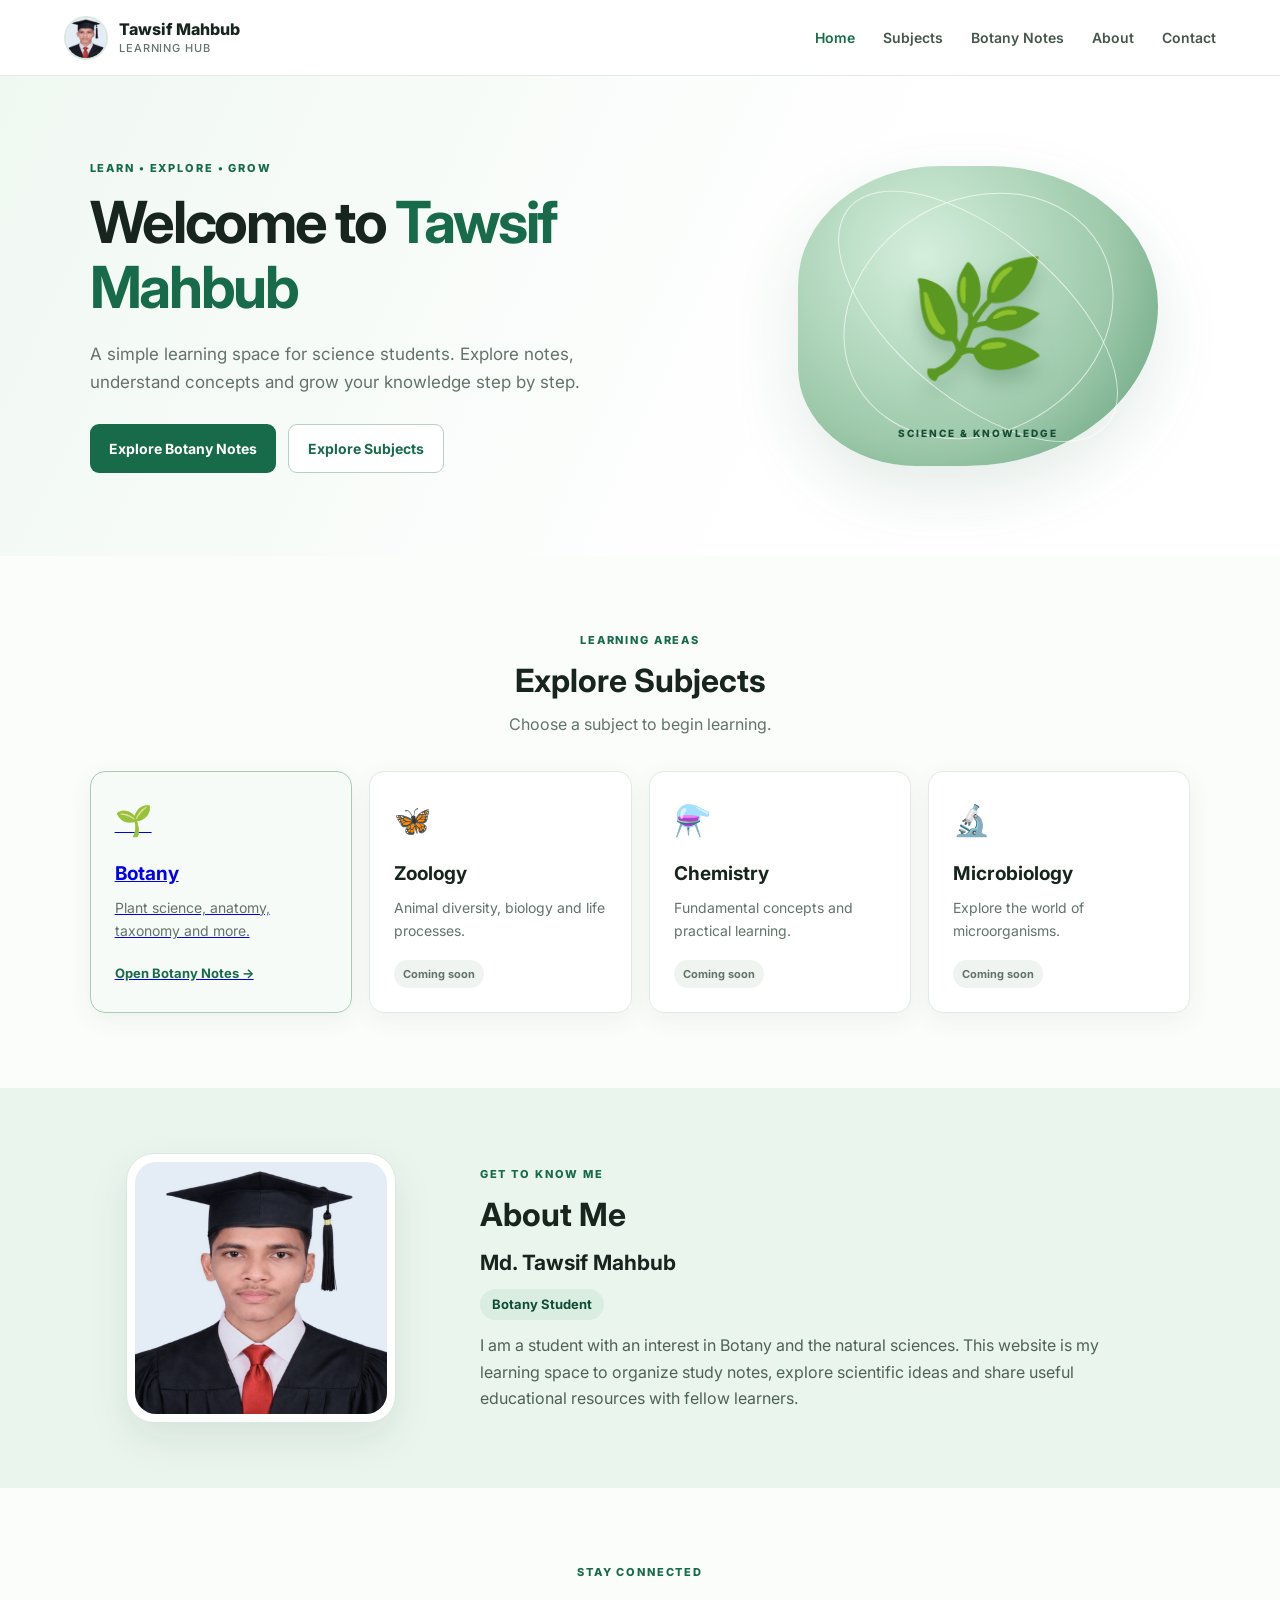
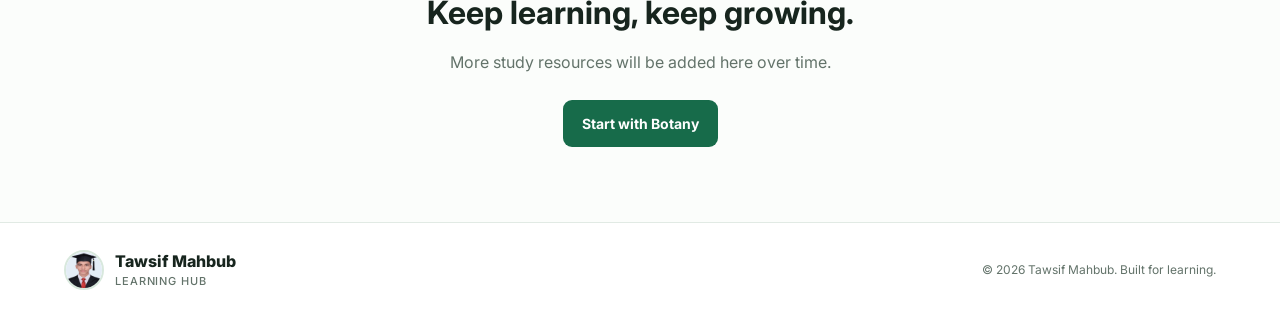
<file: index.html>
<!DOCTYPE html>
<html lang="en">
<head>
<meta charset="UTF-8">
<meta name="viewport" content="width=device-width, initial-scale=1.0">
<meta name="description" content="Tawsif Mahbub — a free learning space for Botany and science students.">
<title>Tawsif Mahbub | Learning Hub</title>
<link rel="stylesheet" href="style.css">
</head>
<body>
<header class="site-header">
<a class="brand" href="index.html"><img class="brand-logo" src="profile.jpg" alt="Tawsif Mahbub"><span>Tawsif Mahbub<small>Learning Hub</small></span></a>
<button class="menu-toggle" id="menuToggle" aria-label="Toggle navigation">☰</button>
<nav id="mainNav">
<a class="active" href="index.html">Home</a>
<a href="#subjects">Subjects</a>
<a href="botany.html">Botany Notes</a>
<a href="#about">About</a>
<a href="#contact">Contact</a>
</nav>
</header>

<main>
<section class="hero">
<div class="hero-content">
<p class="eyebrow">LEARN • EXPLORE • GROW</p>
<h1>Welcome to <span>Tawsif Mahbub</span></h1>
<p class="hero-copy">A simple learning space for science students. Explore notes, understand concepts and grow your knowledge step by step.</p>
<div class="hero-actions">
<a class="btn btn-primary" href="botany.html">Explore Botany Notes</a>
<a class="btn btn-outline" href="#subjects">Explore Subjects</a>
</div>
</div>
<div class="hero-art" aria-hidden="true"><div class="leaf">🌿</div><div class="orbit orbit-one"></div><div class="orbit orbit-two"></div><span class="art-caption">SCIENCE & KNOWLEDGE</span></div>
</section>

<section class="section" id="subjects">
<div class="section-heading"><p class="eyebrow">LEARNING AREAS</p><h2>Explore Subjects</h2><p>Choose a subject to begin learning.</p></div>
<div class="subject-grid">
<a class="subject-card featured" href="botany.html"><span class="subject-icon">🌱</span><h3>Botany</h3><p>Plant science, anatomy, taxonomy and more.</p><span class="card-link">Open Botany Notes →</span></a>
<article class="subject-card"><span class="subject-icon">🦋</span><h3>Zoology</h3><p>Animal diversity, biology and life processes.</p><span class="coming-soon">Coming soon</span></article>
<article class="subject-card"><span class="subject-icon">⚗️</span><h3>Chemistry</h3><p>Fundamental concepts and practical learning.</p><span class="coming-soon">Coming soon</span></article>
<article class="subject-card"><span class="subject-icon">🔬</span><h3>Microbiology</h3><p>Explore the world of microorganisms.</p><span class="coming-soon">Coming soon</span></article>
</div>
</section>

<section class="about-section" id="about">
<div class="profile-photo-wrap">
<img class="profile-photo" src="profile.jpg" alt="Portrait of Tawsif Mahbub">
</div>
<div class="profile-info">
<p class="eyebrow">GET TO KNOW ME</p>
<h2>About Me</h2>
<h3 class="profile-name">Md. Tawsif Mahbub</h3>
<p class="profile-role">Botany Student</p>
<p>I am a student with an interest in Botany and the natural sciences. This website is my learning space to organize study notes, explore scientific ideas and share useful educational resources with fellow learners.</p>
</div>
</section>

<section class="contact-section" id="contact">
<p class="eyebrow">STAY CONNECTED</p><h2>Keep learning, keep growing.</h2>
<p>More study resources will be added here over time.</p>
<a class="btn btn-primary" href="botany.html">Start with Botany</a>
</section>
</main>

<footer><a class="brand footer-brand" href="index.html"><img class="brand-logo" src="profile.jpg" alt="Tawsif Mahbub"><span>Tawsif Mahbub<small>Learning Hub</small></span></a><p>© <span id="year"></span> Tawsif Mahbub. Built for learning.</p></footer>
<script src="script.js"></script>
</body>
</html>
</file>
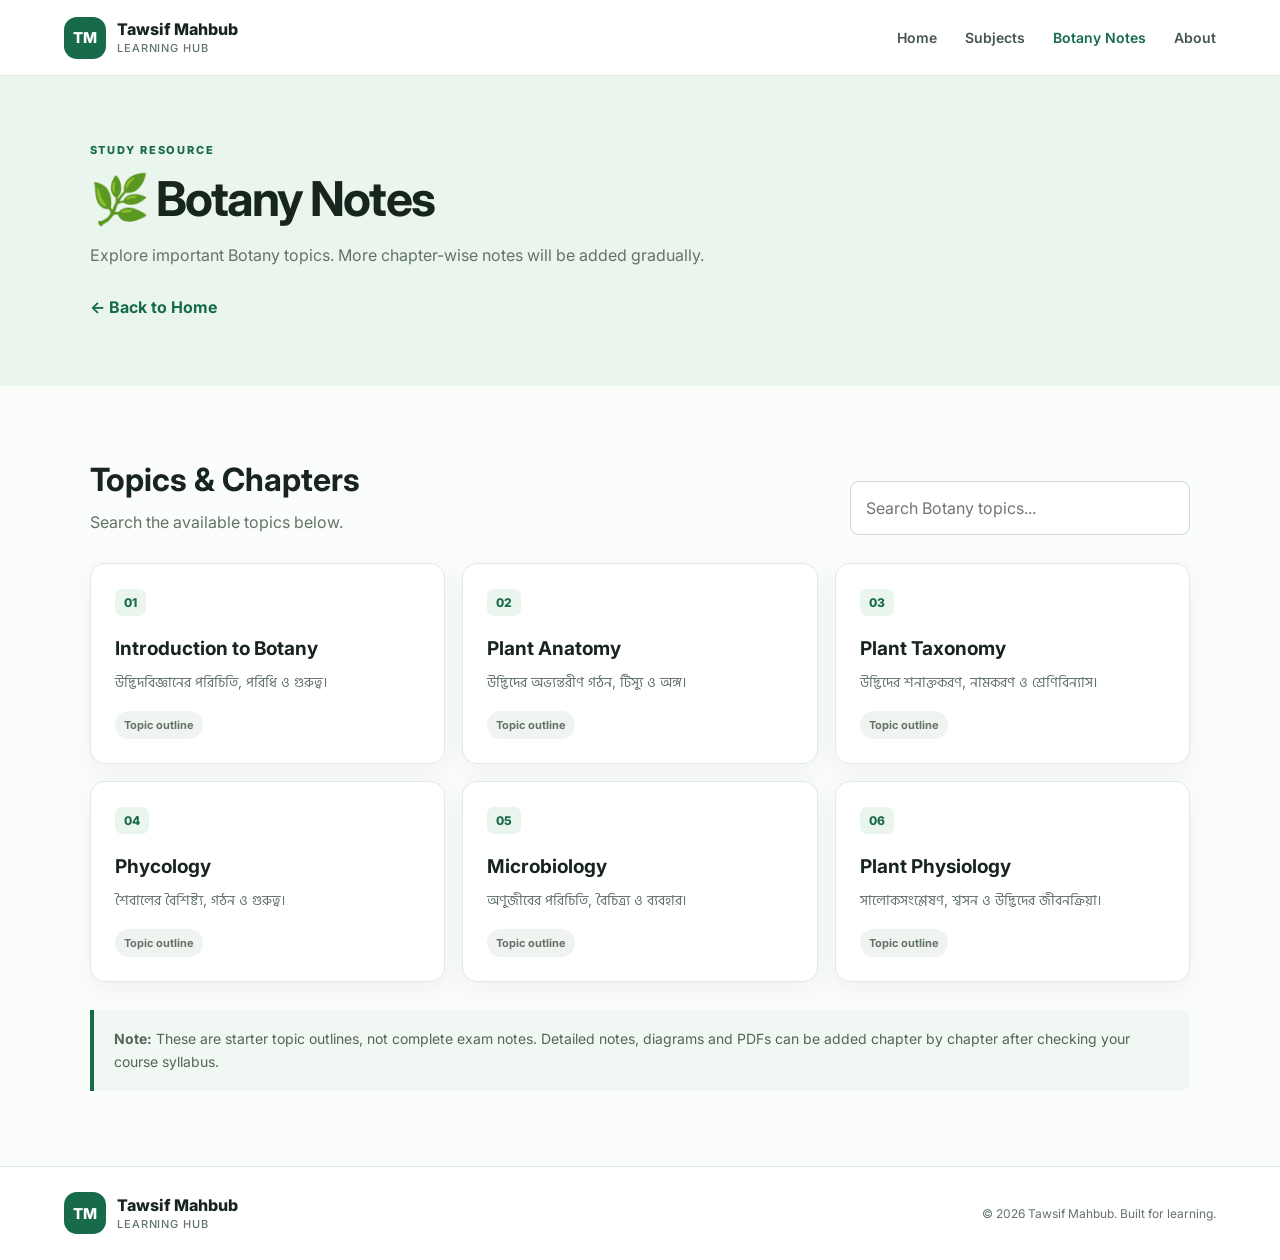
<file: botany.html>
<!DOCTYPE html>
<html lang="en">
<head>
  <meta charset="UTF-8">
  <meta name="viewport" content="width=device-width, initial-scale=1.0">
  <meta name="description" content="Botany study notes and learning topics at Tawsif Mahbub Learning Hub.">
  <title>Botany Notes | Tawsif Mahbub</title>
  <link rel="stylesheet" href="style.css">
</head>
<body>
  <header class="site-header">
    <a class="brand" href="index.html"><span class="brand-mark">TM</span><span>Tawsif Mahbub<small>Learning Hub</small></span></a>
    <button class="menu-toggle" id="menuToggle" aria-label="Toggle navigation">☰</button>
    <nav id="mainNav"><a href="index.html">Home</a><a href="index.html#subjects">Subjects</a><a class="active" href="botany.html">Botany Notes</a><a href="index.html#about">About</a></nav>
  </header>

  <main>
    <section class="page-hero">
      <p class="eyebrow">STUDY RESOURCE</p>
      <h1>🌿 Botany Notes</h1>
      <p>Explore important Botany topics. More chapter-wise notes will be added gradually.</p>
      <a class="text-link" href="index.html">← Back to Home</a>
    </section>

    <section class="section notes-section">
      <div class="notes-toolbar">
        <div><h2>Topics & Chapters</h2><p>Search the available topics below.</p></div>
        <input id="topicSearch" type="search" placeholder="Search Botany topics..." aria-label="Search Botany topics">
      </div>
      <div class="topic-grid" id="topicGrid">
        <article class="topic-card" data-search="introduction botany উদ্ভিদবিজ্ঞান"><span class="topic-number">01</span><h3>Introduction to Botany</h3><p>উদ্ভিদবিজ্ঞানের পরিচিতি, পরিধি ও গুরুত্ব।</p><span class="topic-status">Topic outline</span></article>
        <article class="topic-card" data-search="plant anatomy উদ্ভিদ অঙ্গসংস্থান"><span class="topic-number">02</span><h3>Plant Anatomy</h3><p>উদ্ভিদের অভ্যন্তরীণ গঠন, টিস্যু ও অঙ্গ।</p><span class="topic-status">Topic outline</span></article>
        <article class="topic-card" data-search="plant taxonomy শ্রেণিবিন্যাস"><span class="topic-number">03</span><h3>Plant Taxonomy</h3><p>উদ্ভিদের শনাক্তকরণ, নামকরণ ও শ্রেণিবিন্যাস।</p><span class="topic-status">Topic outline</span></article>
        <article class="topic-card" data-search="phycology algae শৈবাল"><span class="topic-number">04</span><h3>Phycology</h3><p>শৈবালের বৈশিষ্ট্য, গঠন ও গুরুত্ব।</p><span class="topic-status">Topic outline</span></article>
        <article class="topic-card" data-search="microbiology microorganisms অণুজীব"><span class="topic-number">05</span><h3>Microbiology</h3><p>অণুজীবের পরিচিতি, বৈচিত্র্য ও ব্যবহার।</p><span class="topic-status">Topic outline</span></article>
        <article class="topic-card" data-search="plant physiology উদ্ভিদ শারীরতত্ত্ব"><span class="topic-number">06</span><h3>Plant Physiology</h3><p>সালোকসংশ্লেষণ, শ্বসন ও উদ্ভিদের জীবনক্রিয়া।</p><span class="topic-status">Topic outline</span></article>
      </div>
      <p class="no-results" id="noResults" hidden>No matching topic found. Try another keyword.</p>
      <div class="notice"><strong>Note:</strong> These are starter topic outlines, not complete exam notes. Detailed notes, diagrams and PDFs can be added chapter by chapter after checking your course syllabus.</div>
    </section>
  </main>
  <footer><a class="brand footer-brand" href="index.html"><span class="brand-mark">TM</span><span>Tawsif Mahbub<small>Learning Hub</small></span></a><p>© <span id="year"></span> Tawsif Mahbub. Built for learning.</p></footer>
  <script src="script.js"></script>
</body>
</html>
</file>
<file: style.css>
@import url('https://fonts.googleapis.com/css2?family=Hind+Siliguri:wght@400;500;600;700&family=Inter:wght@400;500;600;700;800&display=swap');
:root{--green:#176b4a;--green-dark:#104c36;--mint:#eaf5ee;--ink:#17251e;--muted:#63736a;--line:#e1eae4;--white:#fff;--bg:#fbfdfb}
*{box-sizing:border-box}html{scroll-behavior:smooth}body{margin:0;background:var(--bg);color:var(--ink);font-family:Inter,'Hind Siliguri',sans-serif;line-height:1.65}.site-header{height:76px;padding:0 max(5vw,22px);display:flex;align-items:center;justify-content:space-between;background:#fff;border-bottom:1px solid var(--line);position:sticky;top:0;z-index:10}.brand{display:flex;align-items:center;gap:11px;color:var(--ink);text-decoration:none;font-weight:800;line-height:1.15}.brand small{display:block;color:var(--muted);font-size:11px;font-weight:500;letter-spacing:.08em;text-transform:uppercase;margin-top:4px}.brand-mark{display:grid;place-items:center;width:42px;height:42px;background:var(--green);color:#fff;border-radius:13px;font-size:15px}.site-header nav{display:flex;align-items:center;gap:28px}.site-header nav a{color:#46564c;text-decoration:none;font-size:14px;font-weight:600}.site-header nav a:hover,.site-header nav a.active{color:var(--green)}.menu-toggle{display:none;border:0;background:var(--mint);padding:8px 12px;border-radius:8px;font-size:20px}.hero{padding:82px max(7vw,24px);display:grid;grid-template-columns:1.2fr .8fr;align-items:center;gap:40px;background:linear-gradient(115deg,#f0f8f2,#fff 65%);min-height:480px}.eyebrow{font-size:11px;letter-spacing:.17em;font-weight:800;color:var(--green);margin:0 0 13px}.hero h1,.page-hero h1{font-size:clamp(36px,5vw,58px);line-height:1.12;letter-spacing:-.04em;margin:0 0 20px}.hero h1 span{color:var(--green)}.hero-copy{max-width:570px;color:var(--muted);font-size:17px}.hero-actions{display:flex;gap:12px;flex-wrap:wrap;margin-top:28px}.btn{display:inline-flex;align-items:center;justify-content:center;padding:12px 19px;border-radius:9px;text-decoration:none;font-weight:700;font-size:14px}.btn-primary{background:var(--green);color:#fff}.btn-primary:hover{background:var(--green-dark)}.btn-outline{border:1px solid #b9cfc1;color:var(--green);background:#fff}.hero-art{height:300px;max-width:360px;width:100%;justify-self:center;border-radius:46% 54% 62% 38%;background:radial-gradient(circle at 35% 30%,#d5efdd,#9dc9aa 60%,#5b9a75);display:grid;place-items:center;position:relative;box-shadow:0 25px 65px #246a4520}.leaf{font-size:112px;filter:drop-shadow(0 12px 10px #1d573044)}.orbit{position:absolute;border:1px solid #ffffffa8;border-radius:50%;width:78%;height:78%;transform:rotate(-30deg)}.orbit-two{width:94%;height:55%;transform:rotate(40deg)}.art-caption{position:absolute;bottom:25px;color:#164d35;font-size:10px;font-weight:800;letter-spacing:.2em}.section{padding:75px max(7vw,24px)}.section-heading{text-align:center;margin-bottom:34px}.section-heading h2,.about-section h2,.contact-section h2,.notes-toolbar h2{font-size:32px;line-height:1.2;margin:0 0 10px}.section-heading>p:last-child,.notes-toolbar p{color:var(--muted);margin:0}.subject-grid{display:grid;grid-template-columns:repeat(4,1fr);gap:17px}.subject-card,.topic-card{background:#fff;border:1px solid var(--line);border-radius:15px;padding:24px;box-shadow:0 7px 25px #193d2610}.subject-card.featured{border-color:#a7cdb4;background:#f6fbf7}.subject-icon{font-size:30px}.subject-card h3,.topic-card h3{margin:13px 0 6px;font-size:19px}.subject-card p,.topic-card p{color:var(--muted);font-size:14px;margin:0 0 17px}.card-link{font-size:13px;font-weight:700;color:var(--green)}.coming-soon,.topic-status{display:inline-block;font-size:11px;font-weight:700;color:#63736a;background:#f0f4f1;padding:5px 9px;border-radius:20px}.contact-section{text-align:center;padding:75px 20px}.contact-section>p:not(.eyebrow){color:var(--muted);margin-bottom:25px}footer{padding:25px max(5vw,22px);border-top:1px solid var(--line);display:flex;justify-content:space-between;align-items:center;gap:15px;background:#fff}footer p{font-size:12px;color:var(--muted)}.page-hero{padding:65px max(7vw,24px);background:var(--mint)}.page-hero h1{font-size:clamp(34px,4vw,48px);margin-bottom:12px}.page-hero>p:not(.eyebrow){color:var(--muted);max-width:650px}.text-link{display:inline-block;color:var(--green);font-weight:700;text-decoration:none;margin-top:10px}.notes-toolbar{display:flex;justify-content:space-between;align-items:end;gap:20px;margin-bottom:28px}.notes-toolbar input{width:min(340px,100%);padding:13px 15px;border:1px solid #cbd9cf;border-radius:9px;font:inherit;background:#fff}.topic-grid{display:grid;grid-template-columns:repeat(3,1fr);gap:17px}.topic-number{font-size:12px;font-weight:800;color:var(--green);background:var(--mint);padding:6px 9px;border-radius:7px}.topic-card h3{margin-top:18px}.notice{margin-top:28px;padding:17px 20px;border-left:4px solid var(--green);background:#f1f7f2;color:#53655a;font-size:14px;border-radius:0 9px 9px 0}.no-results{color:var(--muted);padding:20px}
@media(max-width:850px){.subject-grid{grid-template-columns:repeat(2,1fr)}.topic-grid{grid-template-columns:repeat(2,1fr)}.hero{grid-template-columns:1fr;padding-top:60px}.hero-art{height:230px;max-width:280px}}
@media(max-width:600px){.site-header{height:66px}.menu-toggle{display:block}.site-header nav{display:none;position:absolute;top:65px;left:0;right:0;background:#fff;padding:18px 24px 22px;border-bottom:1px solid var(--line);flex-direction:column;align-items:flex-start;gap:15px}.site-header nav.open{display:flex}.hero{padding:52px 24px}.hero-copy{font-size:15px}.hero-art{height:205px}.section{padding:55px 22px}.subject-grid,.topic-grid{grid-template-columns:1fr}.notes-toolbar{align-items:stretch;flex-direction:column}.notes-toolbar input{width:100%}footer{align-items:flex-start;flex-direction:column;gap:6px}}

/* Profile / About Me section */
.about-section{padding:65px max(7vw,24px);background:var(--mint);display:grid;grid-template-columns: minmax(180px, .65fr) 1.35fr;gap:48px;align-items:center}
.profile-photo-wrap{width:min(100%,270px);aspect-ratio:1/1;justify-self:center;padding:8px;background:#fff;border:1px solid #d8e8dd;border-radius:28px;box-shadow:0 16px 40px #193d2618;overflow:hidden}
.profile-photo{display:block;width:100%;height:100%;object-fit:cover;object-position:center 30%;border-radius:21px}
.profile-info h2{font-size:32px;line-height:1.2;margin:0 0 12px}
.profile-name{font-size:21px;margin:0;color:var(--ink)}
.profile-role{display:inline-block;margin:8px 0 12px;padding:5px 12px;border-radius:20px;background:#d9eee0;color:var(--green-dark);font-size:13px;font-weight:700}
.profile-info>p:last-child{color:#4e6256;margin:0;max-width:650px}
@media(max-width:850px){.about-section{grid-template-columns:1fr;gap:25px}.profile-photo-wrap{width:220px}}
@media(max-width:600px){.about-section{padding:45px 24px}.profile-photo-wrap{width:190px}}

/* Use the user's portrait instead of the TM text logo */
.brand-logo{display:block;width:44px;height:44px;object-fit:cover;object-position:center 25%;border-radius:50%;border:2px solid #d8e8dd}
.footer-brand .brand-logo{width:40px;height:40px}
</file>
